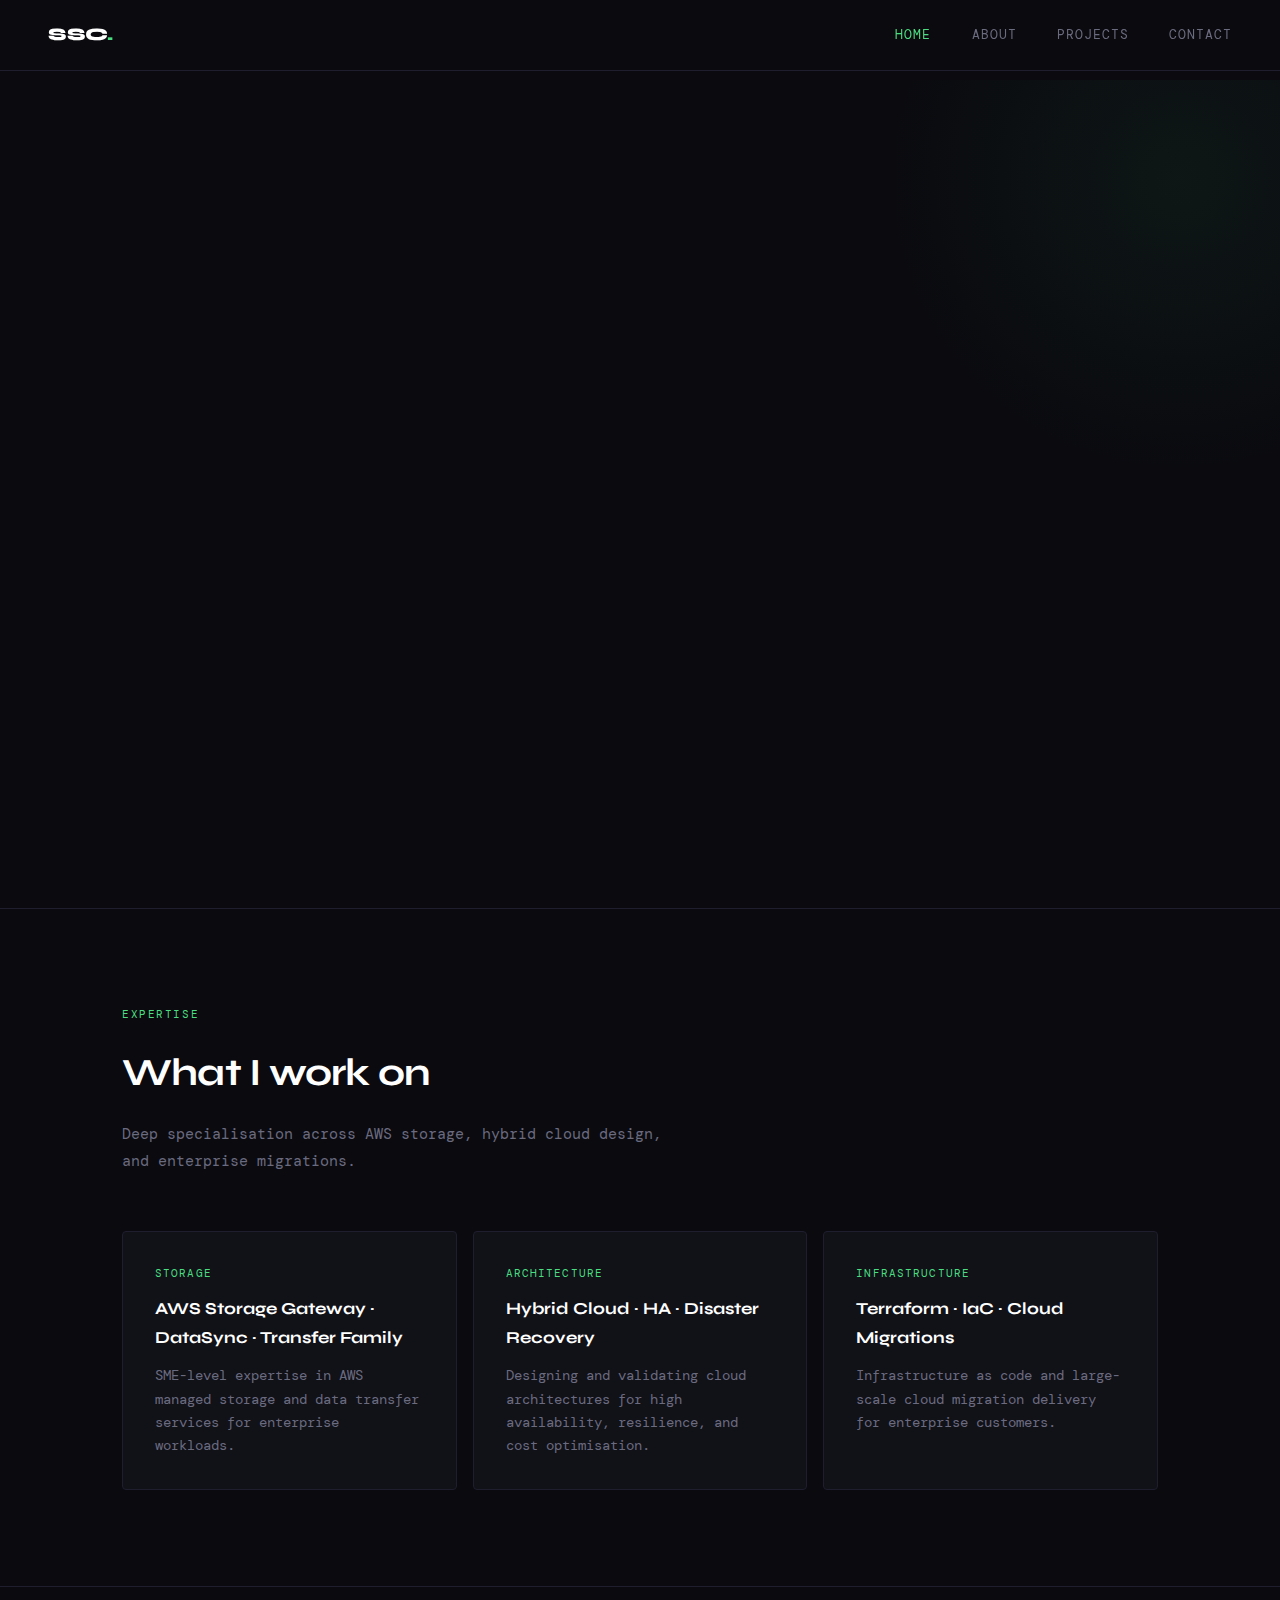
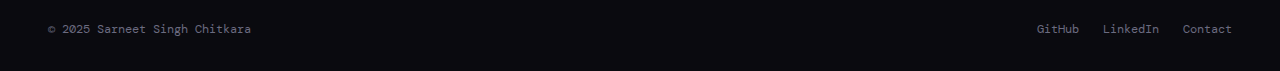
<file: frontend/index.html>
<!DOCTYPE html>
<html lang="en">
<head>
  <meta charset="UTF-8" />
  <meta name="viewport" content="width=device-width, initial-scale=1.0" />
  <title>Sarneet Singh Chitkara — Cloud Engineer</title>
  <link rel="stylesheet" href="assets/style.css" />
</head>
<body>


<nav>
  <a href="index.html" class="nav-logo">SSC<span>.</span></a>
  <ul class="nav-links">
    <li><a href="index.html" class="active">Home</a></li>
    <li><a href="about.html">About</a></li>
    <li><a href="projects.html">Projects</a></li>
    <li><a href="contact.html">Contact</a></li>
  </ul>
</nav>

<div class="page">
  <section class="hero">
    <div class="container">
      <div class="hero-tag fade-up fade-up-1">Cloud Engineer · AWS Specialist</div>
      <h1 class="fade-up fade-up-2">Building infrastructure<br>that <em>scales</em>.</h1>
      <p class="hero-sub fade-up fade-up-3">
        7+ years at Amazon Web Services. Enterprise hybrid cloud architecture,
        storage infrastructure, and large-scale cloud migrations.
      </p>
      <div class="hero-certs fade-up fade-up-3">
        <span class="cert-badge">AWS Solutions Architect – Professional</span>
        <span class="cert-badge">AWS Certified AI Practitioner</span>
      </div>
      <div class="hero-actions fade-up fade-up-4">
        <a href="projects.html" class="btn btn-primary">View Projects</a>
        <a href="contact.html" class="btn btn-ghost">Get in Touch</a>
      </div>
    </div>
  </section>

  <div class="divider"></div>

  <section class="section">
    <div class="container">
      <div class="section-label">Expertise</div>
      <h2 class="section-title">What I work on</h2>
      <p class="section-desc">Deep specialisation across AWS storage, hybrid cloud design, and enterprise migrations.</p>

      <div style="display:grid; grid-template-columns: repeat(auto-fill, minmax(280px,1fr)); gap:1rem;">
        <div class="card">
          <div style="color:var(--accent); font-size:0.7rem; letter-spacing:0.1em; text-transform:uppercase; margin-bottom:0.75rem;">Storage</div>
          <div style="font-family:var(--font-display); font-size:1.05rem; font-weight:700; color:var(--heading); margin-bottom:0.75rem;">AWS Storage Gateway · DataSync · Transfer Family</div>
          <p style="color:var(--muted); font-size:0.85rem; line-height:1.7;">SME-level expertise in AWS managed storage and data transfer services for enterprise workloads.</p>
        </div>
        <div class="card">
          <div style="color:var(--accent); font-size:0.7rem; letter-spacing:0.1em; text-transform:uppercase; margin-bottom:0.75rem;">Architecture</div>
          <div style="font-family:var(--font-display); font-size:1.05rem; font-weight:700; color:var(--heading); margin-bottom:0.75rem;">Hybrid Cloud · HA · Disaster Recovery</div>
          <p style="color:var(--muted); font-size:0.85rem; line-height:1.7;">Designing and validating cloud architectures for high availability, resilience, and cost optimisation.</p>
        </div>
        <div class="card">
          <div style="color:var(--accent); font-size:0.7rem; letter-spacing:0.1em; text-transform:uppercase; margin-bottom:0.75rem;">Infrastructure</div>
          <div style="font-family:var(--font-display); font-size:1.05rem; font-weight:700; color:var(--heading); margin-bottom:0.75rem;">Terraform · IaC · Cloud Migrations</div>
          <p style="color:var(--muted); font-size:0.85rem; line-height:1.7;">Infrastructure as code and large-scale cloud migration delivery for enterprise customers.</p>
        </div>
      </div>
    </div>
  </section>
</div>

<footer>
  <span class="footer-copy">© 2025 Sarneet Singh Chitkara</span>
  <div class="footer-links">
    <a href="https://github.com/sarneet-singh" target="_blank">GitHub</a>
    <a href="https://www.linkedin.com/in/sarneet-chitkara/" target="_blank">LinkedIn</a>
    <a href="contact.html">Contact</a>
  </div>
</footer>

</body>
</html>
</file>
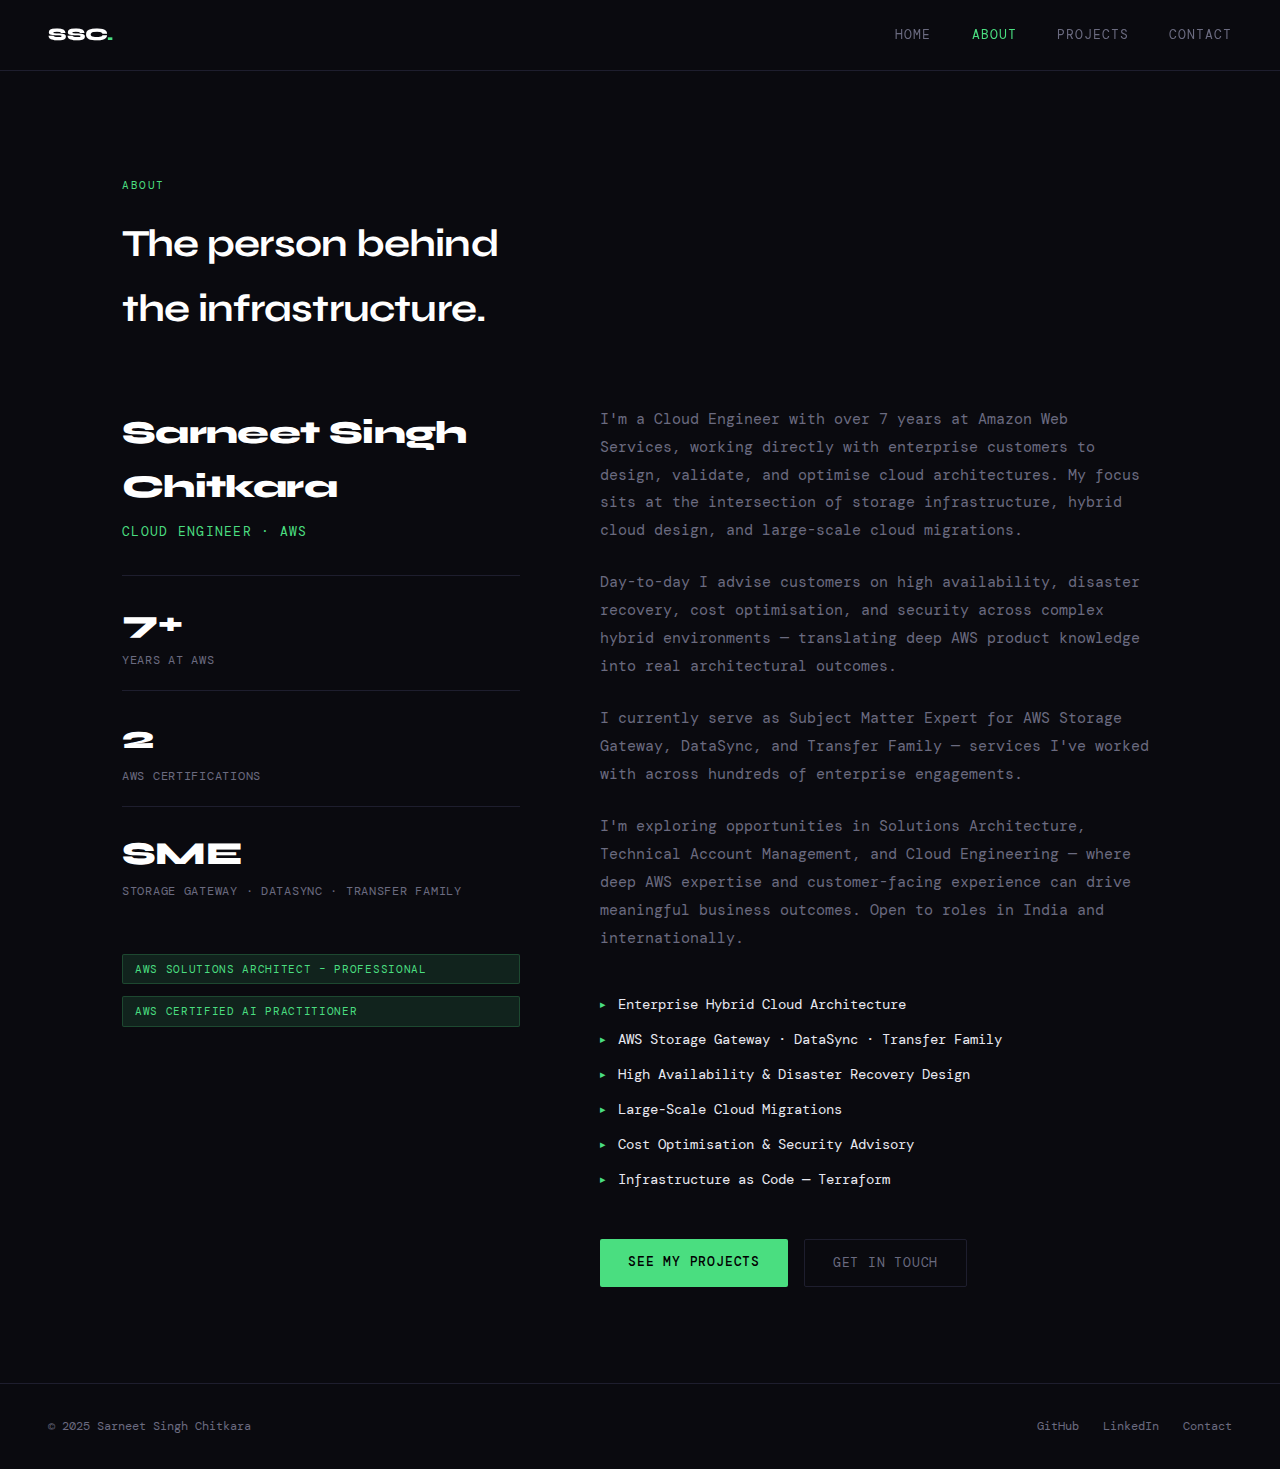
<file: frontend/about.html>
<!DOCTYPE html>
<html lang="en">
<head>
  <meta charset="UTF-8" />
  <meta name="viewport" content="width=device-width, initial-scale=1.0" />
  <title>About — Sarneet Singh Chitkara</title>
  <link rel="stylesheet" href="assets/style.css" />
</head>
<body>

<nav>
  <a href="index.html" class="nav-logo">SSC<span>.</span></a>
  <ul class="nav-links">
    <li><a href="index.html">Home</a></li>
    <li><a href="about.html" class="active">About</a></li>
    <li><a href="projects.html">Projects</a></li>
    <li><a href="contact.html">Contact</a></li>
  </ul>
</nav>

<div class="page">
  <section class="section">
    <div class="container">
      <div class="section-label">About</div>
      <h1 class="section-title">The person behind<br>the infrastructure.</h1>

      <div class="about-grid" style="margin-top:4rem;">

        <div class="about-sidebar">
          <div class="about-name">Sarneet Singh Chitkara</div>
          <div class="about-role">Cloud Engineer · AWS</div>

          <div class="about-stat">
            <span class="stat-value">7+</span>
            <span class="stat-label">Years at AWS</span>
          </div>
          <div class="about-stat">
            <span class="stat-value">2</span>
            <span class="stat-label">AWS Certifications</span>
          </div>
          <div class="about-stat">
            <span class="stat-value">SME</span>
            <span class="stat-label">Storage Gateway · DataSync · Transfer Family</span>
          </div>

          <div style="margin-top:2rem;">
            <div class="hero-certs" style="flex-direction:column;">
              <span class="cert-badge">AWS Solutions Architect – Professional</span>
              <span class="cert-badge">AWS Certified AI Practitioner</span>
            </div>
          </div>
        </div>

        <div class="about-body">
          <p>
            I'm a Cloud Engineer with over 7 years at Amazon Web Services, working directly
            with enterprise customers to design, validate, and optimise cloud architectures.
            My focus sits at the intersection of storage infrastructure, hybrid cloud design,
            and large-scale cloud migrations.
          </p>
          <p>
            Day-to-day I advise customers on high availability, disaster recovery, cost
            optimisation, and security across complex hybrid environments — translating
            deep AWS product knowledge into real architectural outcomes.
          </p>
          <p>
            I currently serve as Subject Matter Expert for AWS Storage Gateway, DataSync,
            and Transfer Family — services I've worked with across hundreds of enterprise
            engagements.
          </p>
          <p>
            I'm exploring opportunities in Solutions Architecture, Technical Account
            Management, and Cloud Engineering — where deep AWS expertise and customer-facing
            experience can drive meaningful business outcomes. Open to roles in India and
            internationally.
          </p>

          <div class="expertise-list">
            <div class="expertise-item">Enterprise Hybrid Cloud Architecture</div>
            <div class="expertise-item">AWS Storage Gateway · DataSync · Transfer Family</div>
            <div class="expertise-item">High Availability & Disaster Recovery Design</div>
            <div class="expertise-item">Large-Scale Cloud Migrations</div>
            <div class="expertise-item">Cost Optimisation & Security Advisory</div>
            <div class="expertise-item">Infrastructure as Code — Terraform</div>
          </div>

          <div style="margin-top:3rem; display:flex; gap:1rem;">
            <a href="projects.html" class="btn btn-primary">See My Projects</a>
            <a href="contact.html" class="btn btn-ghost">Get in Touch</a>
          </div>
        </div>

      </div>
    </div>
  </section>
</div>

<footer>
  <span class="footer-copy">© 2025 Sarneet Singh Chitkara</span>
  <div class="footer-links">
    <a href="https://github.com/sarneet-singh" target="_blank">GitHub</a>
    <a href="https://www.linkedin.com/in/sarneet-chitkara/" target="_blank">LinkedIn</a>
    <a href="contact.html">Contact</a>
  </div>
</footer>

</body>
</html>
</file>
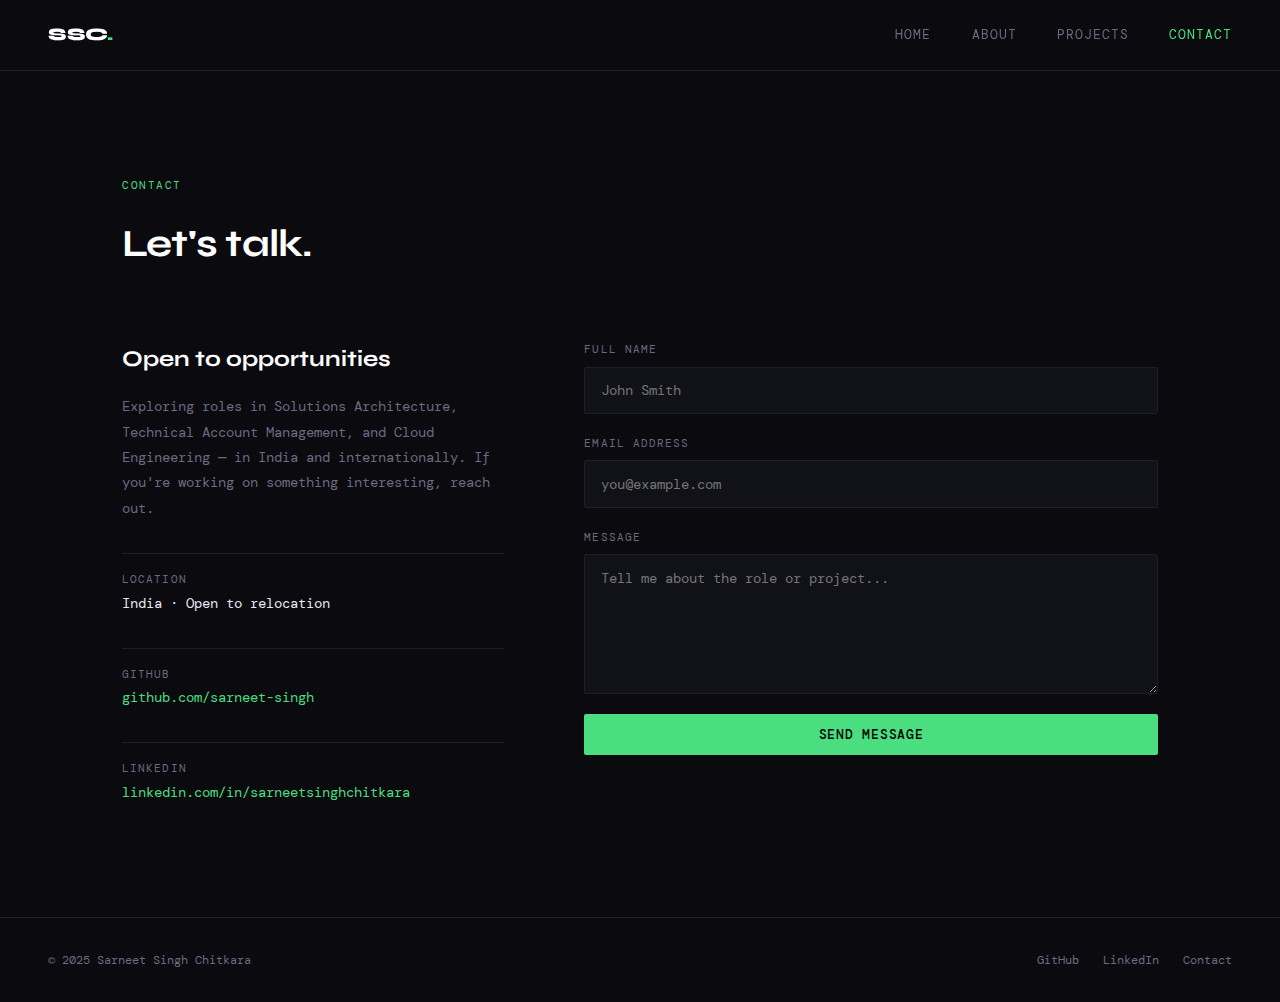
<file: frontend/contact.html>
<!DOCTYPE html>
<html lang="en">
<head>
  <meta charset="UTF-8" />
  <meta name="viewport" content="width=device-width, initial-scale=1.0" />
  <title>Contact — Sarneet Singh Chitkara</title>
  <link rel="stylesheet" href="assets/style.css" />
</head>
<body>

<nav>
  <a href="index.html" class="nav-logo">SSC<span>.</span></a>
  <ul class="nav-links">
    <li><a href="index.html">Home</a></li>
    <li><a href="about.html">About</a></li>
    <li><a href="projects.html">Projects</a></li>
    <li><a href="contact.html" class="active">Contact</a></li>
  </ul>
</nav>

<div class="page">
  <section class="section">
    <div class="container">
      <div class="section-label">Contact</div>
      <h1 class="section-title">Let's talk.</h1>

      <div class="contact-grid" style="margin-top:4rem;">

        <div class="contact-info">
          <h3>Open to opportunities</h3>
          <p>
            Exploring roles in Solutions Architecture, Technical Account Management,
            and Cloud Engineering — in India and internationally. If you're working
            on something interesting, reach out.
          </p>

          <div class="contact-detail">
            <div class="contact-row">
              <span class="contact-row-label">Location</span>
              <span class="contact-row-val">India · Open to relocation</span>
            </div>
            <div class="contact-row">
              <span class="contact-row-label">GitHub</span>
              <span class="contact-row-val">
                <a href="https://github.com/sarneet-singh" target="_blank" style="color:var(--accent); text-decoration:none;">github.com/sarneet-singh</a>
              </span>
            </div>
            <div class="contact-row">
              <span class="contact-row-label">LinkedIn</span>
              <span class="contact-row-val">
                <a href="https://www.linkedin.com/in/sarneet-chitkara/" target="_blank" style="color:var(--accent); text-decoration:none;">linkedin.com/in/sarneetsinghchitkara</a>
              </span>
            </div>
          </div>
        </div>

        <div>
          <div id="form-status" class="form-status"></div>

          <form class="form" id="contact-form" onsubmit="return false;">
            <div class="form-group">
              <label class="form-label" for="name">Full name</label>
              <input class="form-input" type="text" id="name" name="name" placeholder="John Smith" required />
            </div>

            <div class="form-group">
              <label class="form-label" for="email">Email address</label>
              <input class="form-input" type="email" id="email" name="email" placeholder="you@example.com" required />
            </div>

            <div class="form-group">
              <label class="form-label" for="query">Message</label>
              <textarea class="form-textarea" id="query" name="query" placeholder="Tell me about the role or project..." required></textarea>
            </div>

            <button type="submit" class="btn btn-primary" id="submit-btn" onclick="submitForm()">Send Message</button>
          </form>
        </div>

      </div>
    </div>
  </section>
</div>

<footer>
  <span class="footer-copy">© 2025 Sarneet Singh Chitkara</span>
  <div class="footer-links">
    <a href="https://github.com/sarneet-singh" target="_blank">GitHub</a>
    <a href="https://www.linkedin.com/in/sarneet-chitkara/" target="_blank">LinkedIn</a>
    <a href="contact.html">Contact</a>
  </div>
</footer>

<script src="assets/script.js"></script>
</body>
</html>
</file>
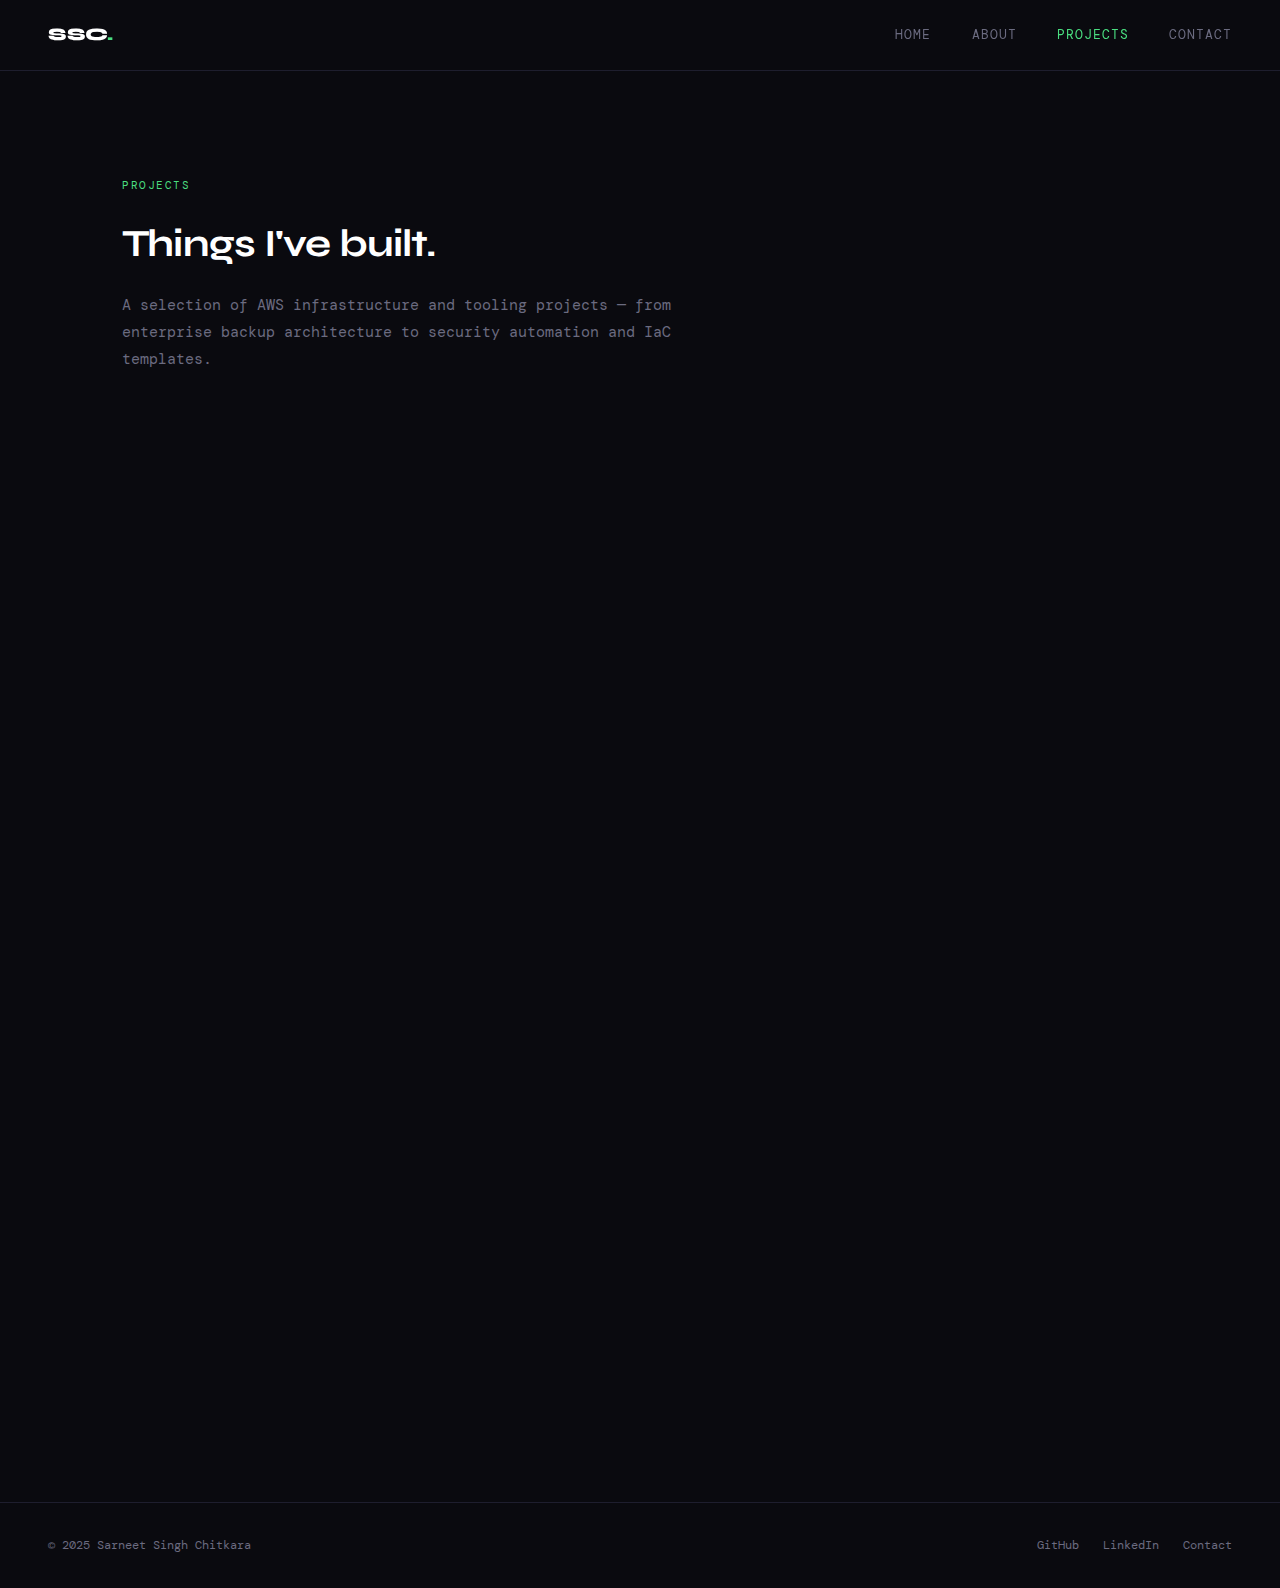
<file: frontend/projects.html>
<!DOCTYPE html>
<html lang="en">
<head>
  <meta charset="UTF-8" />
  <meta name="viewport" content="width=device-width, initial-scale=1.0" />
  <title>Projects — Sarneet Singh Chitkara</title>
  <link rel="stylesheet" href="assets/style.css" />
</head>
<body>

<nav>
  <a href="index.html" class="nav-logo">SSC<span>.</span></a>
  <ul class="nav-links">
    <li><a href="index.html">Home</a></li>
    <li><a href="about.html">About</a></li>
    <li><a href="projects.html" class="active">Projects</a></li>
    <li><a href="contact.html">Contact</a></li>
  </ul>
</nav>

<div class="page">
  <section class="section">
    <div class="container">
      <div class="section-label">Projects</div>
      <h1 class="section-title">Things I've built.</h1>
      <p class="section-desc">
        A selection of AWS infrastructure and tooling projects — from enterprise backup
        architecture to security automation and IaC templates.
      </p>

      <div class="projects-grid">

        <div class="project-card fade-up fade-up-1">
          <div class="project-header">
            <div class="project-title">Enterprise Backup & Archival Architecture</div>
            <a href="https://github.com/sarneet-singh/aws-storage-backup-architecture" target="_blank" class="project-link">GitHub ↗</a>
          </div>
          <p class="project-desc">
            Reference architecture for multi-region backup and archival on AWS. Covers S3
            lifecycle policies, cross-region replication for disaster recovery, and AWS Backup
            vault governance — deployable via Terraform with environment-specific variable files.
          </p>
          <div class="project-tags">
            <span class="tag">Terraform</span>
            <span class="tag">S3</span>
            <span class="tag">AWS Backup</span>
            <span class="tag">Cross-Region Replication</span>
            <span class="tag">IaC</span>
          </div>
        </div>

        <div class="project-card fade-up fade-up-2">
          <div class="project-header">
            <div class="project-title">S3 Security Watchdog Agent</div>
            <a href="https://github.com/sarneet-singh/s3-security-watchdog-agent" target="_blank" class="project-link">GitHub ↗</a>
          </div>
          <p class="project-desc">
            Lightweight S3 security scanner with agent-style evaluation. Checks for public
            access exposure, encryption, versioning, and block public access settings. Includes
            change detection across runs and optional AI-generated remediation summaries via LLM.
          </p>
          <div class="project-tags">
            <span class="tag">Python</span>
            <span class="tag">S3</span>
            <span class="tag">Security</span>
            <span class="tag">AI Agent</span>
            <span class="tag">Automation</span>
          </div>
        </div>

        <div class="project-card fade-up fade-up-3">
          <div class="project-header">
            <div class="project-title">Custom VPC + EC2 Terraform Template</div>
            <a href="https://github.com/sarneet-singh/terraform-templates/tree/main/templates/custom_vpc_ec2" target="_blank" class="project-link">GitHub ↗</a>
          </div>
          <p class="project-desc">
            Reusable Terraform module for provisioning a custom VPC with EC2 — covering
            subnets, routing, security groups, and instance configuration. Built for repeatability
            across environments.
          </p>
          <div class="project-tags">
            <span class="tag">Terraform</span>
            <span class="tag">VPC</span>
            <span class="tag">EC2</span>
            <span class="tag">Networking</span>
            <span class="tag">IaC</span>
          </div>
        </div>

        <div class="project-card fade-up fade-up-4">
          <div class="project-header">
            <div class="project-title">EC2 with IAM Role Template</div>
            <a href="https://github.com/sarneet-singh/terraform-templates/blob/main/templates/ec2-with-iam-role/readme.md" target="_blank" class="project-link">GitHub ↗</a>
          </div>
          <p class="project-desc">
            Terraform template for deploying an EC2 instance with a least-privilege IAM role
            attached. Demonstrates secure instance profile patterns and role-based access
            control for compute workloads.
          </p>
          <div class="project-tags">
            <span class="tag">Terraform</span>
            <span class="tag">EC2</span>
            <span class="tag">IAM</span>
            <span class="tag">Least Privilege</span>
            <span class="tag">IaC</span>
          </div>
        </div>

        <div class="project-card fade-up fade-up-1">
          <div class="project-header">
            <div class="project-title">3-Tier Portfolio Site on AWS</div>
            <a href="https://github.com/sarneet-singh" target="_blank" class="project-link">GitHub ↗</a>
          </div>
          <p class="project-desc">
            This site — a fully serverless 3-tier architecture on AWS. CloudFront + S3
            for the frontend, API Gateway + Lambda (Python) for the backend, DynamoDB
            for persistence. Infrastructure provisioned entirely with Terraform, deployed
            via GitHub Actions CI/CD.
          </p>
          <div class="project-tags">
            <span class="tag">Terraform</span>
            <span class="tag">CloudFront</span>
            <span class="tag">Lambda</span>
            <span class="tag">API Gateway</span>
            <span class="tag">DynamoDB</span>
            <span class="tag">GitHub Actions</span>
          </div>
        </div>

      </div>
    </div>
  </section>
</div>

<footer>
  <span class="footer-copy">© 2025 Sarneet Singh Chitkara</span>
  <div class="footer-links">
    <a href="https://github.com/sarneet-singh" target="_blank">GitHub</a>
    <a href="https://www.linkedin.com/in/sarneet-chitkara/" target="_blank">LinkedIn</a>
    <a href="contact.html">Contact</a>
  </div>
</footer>

</body>
</html>
</file>
<file: frontend/assets/style.css>
@import url('https://fonts.googleapis.com/css2?family=Syne:wght@400;600;700;800&family=DM+Mono:wght@300;400;500&display=swap');

*, *::before, *::after { box-sizing: border-box; margin: 0; padding: 0; }

:root {
  --bg: #0a0a0f;
  --surface: #111118;
  --border: #1e1e2e;
  --accent: #4ade80;
  --accent-dim: rgba(74, 222, 128, 0.12);
  --text: #e8e8f0;
  --muted: #6b6b80;
  --heading: #ffffff;
  --font-display: 'Syne', sans-serif;
  --font-mono: 'DM Mono', monospace;
}

html { scroll-behavior: smooth; }

body {
  background: var(--bg);
  color: var(--text);
  font-family: var(--font-mono);
  font-size: 15px;
  line-height: 1.7;
  min-height: 100vh;
}

/* ─── NAV ─── */
nav {
  position: fixed;
  top: 0; left: 0; right: 0;
  z-index: 100;
  display: flex;
  align-items: center;
  justify-content: space-between;
  padding: 1.25rem 3rem;
  background: rgba(10, 10, 15, 0.85);
  backdrop-filter: blur(12px);
  border-bottom: 1px solid var(--border);
}

.nav-logo {
  font-family: var(--font-display);
  font-weight: 800;
  font-size: 1.1rem;
  color: var(--heading);
  text-decoration: none;
  letter-spacing: -0.02em;
}

.nav-logo span { color: var(--accent); }

.nav-links {
  display: flex;
  gap: 2.5rem;
  list-style: none;
}

.nav-links a {
  color: var(--muted);
  text-decoration: none;
  font-size: 0.8rem;
  letter-spacing: 0.08em;
  text-transform: uppercase;
  transition: color 0.2s;
}

.nav-links a:hover,
.nav-links a.active { color: var(--accent); }

/* ─── LAYOUT ─── */
.page { padding-top: 5rem; }

.container {
  max-width: 1100px;
  margin: 0 auto;
  padding: 0 2rem;
}

/* ─── HERO ─── */
.hero {
  min-height: 92vh;
  display: flex;
  align-items: center;
  position: relative;
  overflow: hidden;
}

.hero::before {
  content: '';
  position: absolute;
  top: -200px; right: -200px;
  width: 600px; height: 600px;
  background: radial-gradient(circle, rgba(74,222,128,0.06) 0%, transparent 70%);
  pointer-events: none;
}

.hero-tag {
  display: inline-block;
  font-size: 0.75rem;
  letter-spacing: 0.12em;
  text-transform: uppercase;
  color: var(--accent);
  border: 1px solid rgba(74,222,128,0.3);
  padding: 0.35rem 0.9rem;
  border-radius: 2px;
  margin-bottom: 2rem;
}

.hero h1 {
  font-family: var(--font-display);
  font-size: clamp(2.8rem, 6vw, 5rem);
  font-weight: 800;
  color: var(--heading);
  line-height: 1.05;
  letter-spacing: -0.03em;
  margin-bottom: 1.5rem;
}

.hero h1 em {
  font-style: normal;
  color: var(--accent);
}

.hero-sub {
  font-size: 0.95rem;
  color: var(--muted);
  max-width: 520px;
  margin-bottom: 2.5rem;
  line-height: 1.8;
}

.hero-certs {
  display: flex;
  gap: 0.75rem;
  flex-wrap: wrap;
  margin-bottom: 3rem;
}

.cert-badge {
  font-size: 0.7rem;
  letter-spacing: 0.06em;
  text-transform: uppercase;
  color: var(--accent);
  background: var(--accent-dim);
  padding: 0.3rem 0.75rem;
  border-radius: 2px;
  border: 1px solid rgba(74,222,128,0.2);
}

.hero-actions { display: flex; gap: 1rem; align-items: center; }

.btn {
  display: inline-block;
  padding: 0.75rem 1.75rem;
  font-family: var(--font-mono);
  font-size: 0.8rem;
  letter-spacing: 0.06em;
  text-transform: uppercase;
  text-decoration: none;
  border-radius: 2px;
  transition: all 0.2s;
  cursor: pointer;
  border: none;
}

.btn-primary {
  background: var(--accent);
  color: #000;
  font-weight: 500;
}

.btn-primary:hover { background: #86efac; }

.btn-ghost {
  background: transparent;
  color: var(--muted);
  border: 1px solid var(--border);
}

.btn-ghost:hover { border-color: var(--accent); color: var(--accent); }

/* ─── SECTION ─── */
.section { padding: 6rem 0; }

.section-label {
  font-size: 0.7rem;
  letter-spacing: 0.14em;
  text-transform: uppercase;
  color: var(--accent);
  margin-bottom: 1rem;
}

.section-title {
  font-family: var(--font-display);
  font-size: clamp(1.8rem, 3vw, 2.8rem);
  font-weight: 700;
  color: var(--heading);
  letter-spacing: -0.02em;
  margin-bottom: 1rem;
}

.section-desc {
  color: var(--muted);
  max-width: 560px;
  margin-bottom: 3.5rem;
  line-height: 1.8;
}

/* ─── CARDS ─── */
.card {
  background: var(--surface);
  border: 1px solid var(--border);
  border-radius: 4px;
  padding: 2rem;
  transition: border-color 0.2s, transform 0.2s;
}

.card:hover {
  border-color: rgba(74,222,128,0.3);
  transform: translateY(-2px);
}

/* ─── PROJECT GRID ─── */
.projects-grid {
  display: grid;
  grid-template-columns: repeat(auto-fill, minmax(480px, 1fr));
  gap: 1.5rem;
}

.project-card {
  background: var(--surface);
  border: 1px solid var(--border);
  border-radius: 4px;
  padding: 2rem;
  transition: all 0.2s;
  display: flex;
  flex-direction: column;
  gap: 1rem;
}

.project-card:hover { border-color: rgba(74,222,128,0.3); transform: translateY(-2px); }

.project-header { display: flex; align-items: flex-start; justify-content: space-between; gap: 1rem; }

.project-title {
  font-family: var(--font-display);
  font-size: 1.1rem;
  font-weight: 700;
  color: var(--heading);
  letter-spacing: -0.01em;
}

.project-link {
  color: var(--muted);
  text-decoration: none;
  font-size: 0.75rem;
  letter-spacing: 0.06em;
  text-transform: uppercase;
  border: 1px solid var(--border);
  padding: 0.3rem 0.7rem;
  border-radius: 2px;
  white-space: nowrap;
  transition: all 0.2s;
  flex-shrink: 0;
}

.project-link:hover { border-color: var(--accent); color: var(--accent); }

.project-desc { color: var(--muted); font-size: 0.88rem; line-height: 1.7; }

.project-tags { display: flex; flex-wrap: wrap; gap: 0.5rem; margin-top: auto; }

.tag {
  font-size: 0.68rem;
  letter-spacing: 0.06em;
  text-transform: uppercase;
  color: var(--accent);
  background: var(--accent-dim);
  padding: 0.25rem 0.6rem;
  border-radius: 2px;
}

/* ─── ABOUT PAGE ─── */
.about-grid {
  display: grid;
  grid-template-columns: 1fr 1.4fr;
  gap: 5rem;
  align-items: start;
}

.about-sidebar {}

.about-name {
  font-family: var(--font-display);
  font-size: 2rem;
  font-weight: 800;
  color: var(--heading);
  letter-spacing: -0.02em;
  margin-bottom: 0.4rem;
}

.about-role {
  color: var(--accent);
  font-size: 0.8rem;
  letter-spacing: 0.1em;
  text-transform: uppercase;
  margin-bottom: 2rem;
}

.about-stat {
  display: flex;
  flex-direction: column;
  padding: 1.25rem 0;
  border-top: 1px solid var(--border);
}

.stat-value {
  font-family: var(--font-display);
  font-size: 2rem;
  font-weight: 800;
  color: var(--heading);
  letter-spacing: -0.02em;
}

.stat-label {
  font-size: 0.75rem;
  color: var(--muted);
  letter-spacing: 0.06em;
  text-transform: uppercase;
}

.about-body p {
  color: var(--muted);
  margin-bottom: 1.5rem;
  line-height: 1.9;
  font-size: 0.92rem;
}

.expertise-list {
  margin-top: 2.5rem;
  display: flex;
  flex-direction: column;
  gap: 0.75rem;
}

.expertise-item {
  display: flex;
  align-items: center;
  gap: 0.75rem;
  font-size: 0.85rem;
  color: var(--text);
}

.expertise-item::before {
  content: '▸';
  color: var(--accent);
  font-size: 0.7rem;
}

/* ─── CONTACT ─── */
.contact-grid {
  display: grid;
  grid-template-columns: 1fr 1.5fr;
  gap: 5rem;
  align-items: start;
}

.contact-info h3 {
  font-family: var(--font-display);
  font-size: 1.4rem;
  font-weight: 700;
  color: var(--heading);
  margin-bottom: 1rem;
}

.contact-info p { color: var(--muted); font-size: 0.88rem; line-height: 1.8; margin-bottom: 2rem; }

.contact-detail {
  display: flex;
  flex-direction: column;
  gap: 1rem;
  margin-top: 2rem;
}

.contact-row {
  display: flex;
  flex-direction: column;
  gap: 0.2rem;
  padding: 1rem 0;
  border-top: 1px solid var(--border);
}

.contact-row-label {
  font-size: 0.68rem;
  letter-spacing: 0.1em;
  text-transform: uppercase;
  color: var(--muted);
}

.contact-row-val {
  font-size: 0.88rem;
  color: var(--text);
}

/* ─── FORM ─── */
.form { display: flex; flex-direction: column; gap: 1.25rem; }

.form-group { display: flex; flex-direction: column; gap: 0.5rem; }

.form-label {
  font-size: 0.68rem;
  letter-spacing: 0.1em;
  text-transform: uppercase;
  color: var(--muted);
}

.form-input,
.form-textarea {
  background: var(--surface);
  border: 1px solid var(--border);
  border-radius: 2px;
  padding: 0.85rem 1rem;
  color: var(--text);
  font-family: var(--font-mono);
  font-size: 0.88rem;
  transition: border-color 0.2s;
  width: 100%;
  outline: none;
}

.form-input:focus,
.form-textarea:focus { border-color: var(--accent); }

.form-textarea { resize: vertical; min-height: 140px; }

.form-status {
  font-size: 0.82rem;
  padding: 0.75rem 1rem;
  border-radius: 2px;
  display: none;
}

.form-status.success { background: var(--accent-dim); color: var(--accent); border: 1px solid rgba(74,222,128,0.3); display: block; }
.form-status.error { background: rgba(239,68,68,0.1); color: #f87171; border: 1px solid rgba(239,68,68,0.3); display: block; }

/* ─── FOOTER ─── */
footer {
  border-top: 1px solid var(--border);
  padding: 2rem 3rem;
  display: flex;
  align-items: center;
  justify-content: space-between;
}

.footer-copy { font-size: 0.75rem; color: var(--muted); }
.footer-links { display: flex; gap: 1.5rem; }
.footer-links a { font-size: 0.75rem; color: var(--muted); text-decoration: none; transition: color 0.2s; }
.footer-links a:hover { color: var(--accent); }

/* ─── DIVIDER ─── */
.divider { height: 1px; background: var(--border); margin: 0; }

/* ─── ANIMATIONS ─── */
@keyframes fadeUp {
  from { opacity: 0; transform: translateY(20px); }
  to   { opacity: 1; transform: translateY(0); }
}

.fade-up { animation: fadeUp 0.6s ease forwards; }
.fade-up-1 { animation-delay: 0.1s; opacity: 0; }
.fade-up-2 { animation-delay: 0.2s; opacity: 0; }
.fade-up-3 { animation-delay: 0.3s; opacity: 0; }
.fade-up-4 { animation-delay: 0.4s; opacity: 0; }

/* ─── RESPONSIVE ─── */
@media (max-width: 768px) {
  nav { padding: 1rem 1.5rem; }
  .nav-links { gap: 1.5rem; }
  .about-grid, .contact-grid { grid-template-columns: 1fr; gap: 3rem; }
  .projects-grid { grid-template-columns: 1fr; }
  footer { flex-direction: column; gap: 1rem; text-align: center; }
}

@media (max-width: 480px) {
  .hero h1 { font-size: 2rem; }
  .section-title { font-size: 1.5rem; }
  .about-name { font-size: 1.5rem; }
  nav { padding: 1rem; }
  .nav-links { gap: 1rem; }
  .nav-links a { font-size: 0.7rem; }
  .container { padding: 0 1.25rem; }
  .hero-actions { flex-direction: column; }
  .btn { text-align: center; }
}
</file>
